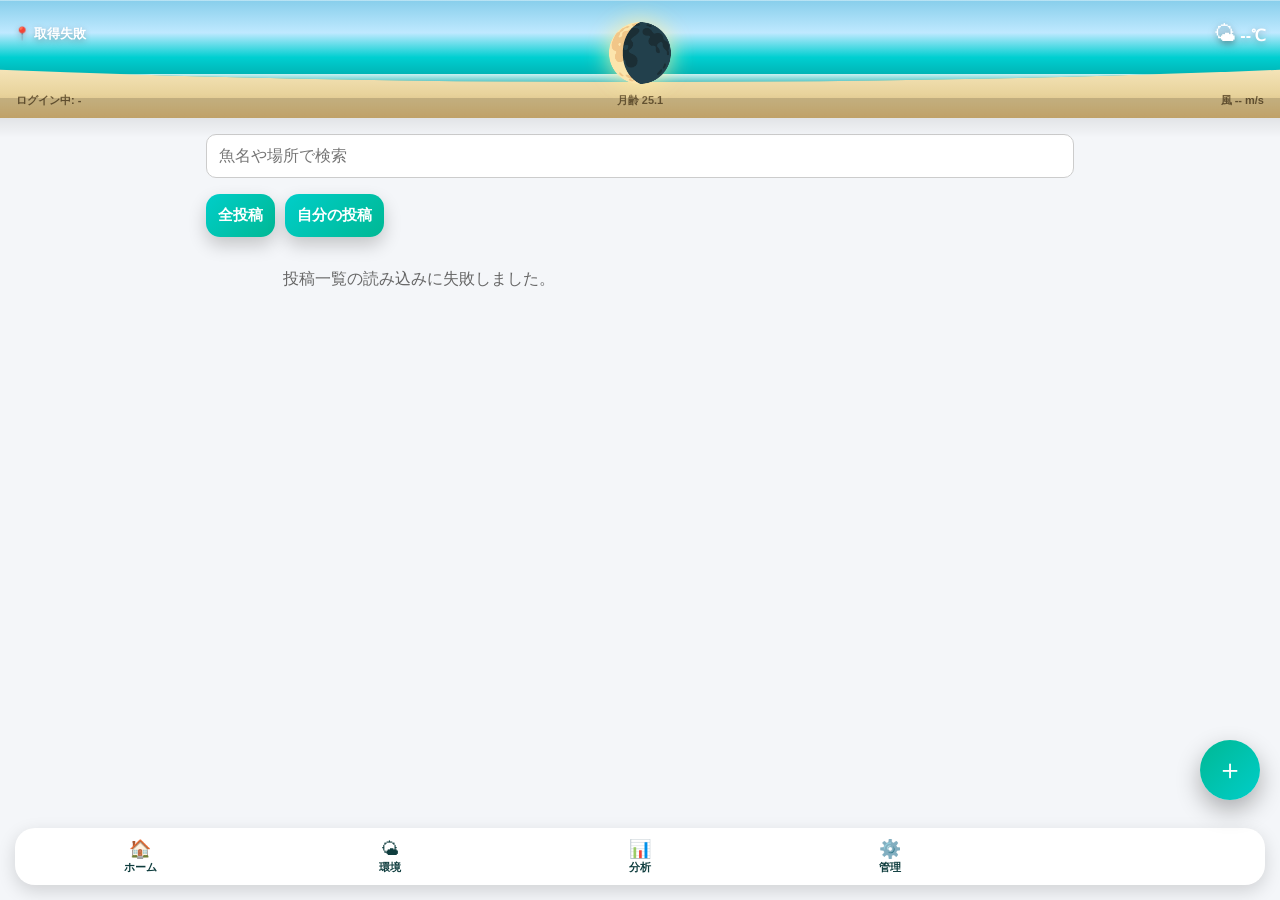
<file: web/index.html>
<!DOCTYPE html>
<html lang="ja">

<head>
  <meta charset="UTF-8" />
  <meta name="viewport" content="width=device-width, initial-scale=1.0" />
  <title>釣果一覧</title>
  <link rel="stylesheet" href="./css/style.css" />
  <link rel="manifest" href="./manifest.json" />
  <meta name="theme-color" content="#145c5e" />
  <link rel="apple-touch-icon" href="./icons/icon-192.png" />
</head>

<body class="app-page list-page">

  <main class="container">
    <div class="search-box">
      <input type="text" id="searchInput" placeholder="魚名や場所で検索" />
    </div>

    <div class="filter-box">
      <button id="showAllBtn">全投稿</button>
      <button id="showMineBtn">自分の投稿</button>
    </div>
    <div id="posts" class="posts-grid"></div>

    <div id="posts" class="posts-grid"></div>
  </main>


<a href="./post.html" class="fab">＋</a>

<script src="./js/config.js"></script>
<script src="./js/index.js"></script>
<script src="./js/bottomTab.js"></script>
<script src="./js/header.js"></script>

<script>
  renderGlobalHeader("🏠 ホーム");
  renderBottomTab("list");
</script>


</body>
</html>
</file>
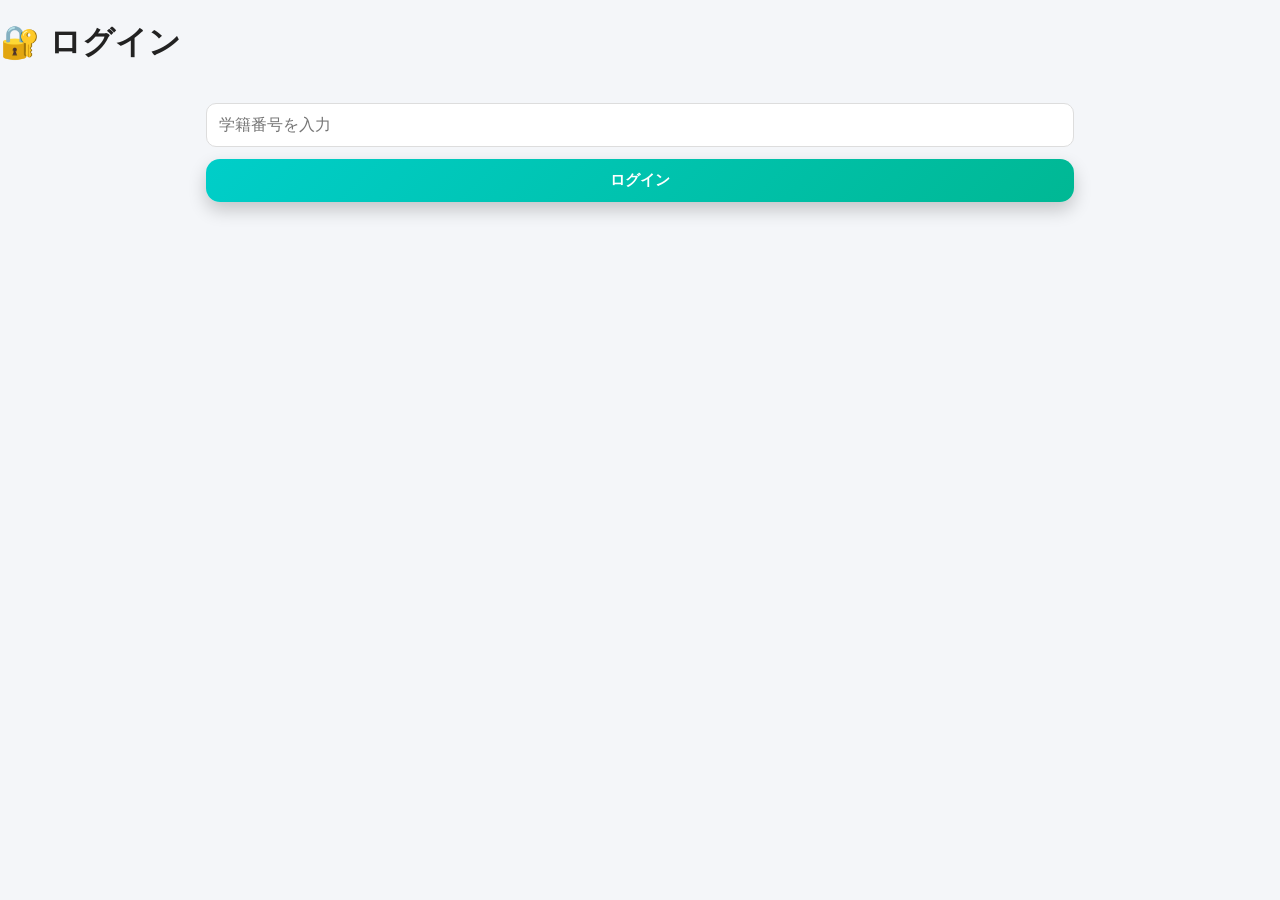
<file: web/admin.html>
<!DOCTYPE html>
<html lang="ja">
<head>
  <meta charset="UTF-8" />
  <meta name="viewport" content="width=device-width, initial-scale=1.0"/>
  <title>管理</title>
  <link rel="stylesheet" href="./css/style.css" />
</head>
<body class="app-page admin-page">

<!-- =======================
  下タブ
======================= -->
<script src="./js/bottomTab.js"></script>
<script>
  renderBottomTab("admin");
</script>
<!-- =======================
  JS
======================= -->

<script src="./js/config.js"></script>

<!-- =======================
  ヘッダー
======================= -->
<script src="./js/header.js"></script>
<script>
  renderGlobalHeader("⚙️ 管理");
</script>

<!-- =======================
  メイン
======================= -->
<main class="container">

  <div class="admin-card-list">

    <!-- ポイント管理 -->
    <a href="./points.html" class="admin-card-link">
      <div class="admin-card">
        <h2>📍 ポイント管理</h2>
        <p>釣りポイントの追加・編集</p>
      </div>
    </a>

    <!-- ユーザー管理 -->
    <a href="./users.html" class="admin-card-link" id="usersAdminLink">
      <div class="admin-card">
        <p class="user-admin-note">ユーザーの確認・管理</p>
        <p>管理者のみユーザー追加・管理できます</p>
      </div>
    </a>


    <div class="sns-row">

        <a href="https://instagram.com/akita_ufishing/" target="_blank" class="admin-card-link">
          <div class="admin-card sns-card instagram-card">
            <h2>
              <svg class="sns-icon" viewBox="0 0 24 24" aria-hidden="true">
                <path d="M7.75 2h8.5A5.75 5.75 0 0 1 22 7.75v8.5A5.75 5.75 0 0 1 16.25 22h-8.5A5.75 5.75 0 0 1 2 16.25v-8.5A5.75 5.75 0 0 1 7.75 2zm0 2A3.75 3.75 0 0 0 4 7.75v8.5A3.75 3.75 0 0 0 7.75 20h8.5A3.75 3.75 0 0 0 20 16.25v-8.5A3.75 3.75 0 0 0 16.25 4h-8.5zM12 7.5A4.5 4.5 0 1 1 7.5 12 4.5 4.5 0 0 1 12 7.5zm0 2A2.5 2.5 0 1 0 14.5 12 2.5 2.5 0 0 0 12 9.5zm4.75-3.15a1.1 1.1 0 1 1-1.1 1.1 1.1 1.1 0 0 1 1.1-1.1z"/>
              </svg>
              Instagram
            </h2>
            <p>公式Instagramを見る</p>
          </div>
        </a>

        <a href="https://x.com/akita_ufishing/" target="_blank" class="admin-card-link">
          <div class="admin-card sns-card x-card">
            <h2>
              <svg class="sns-icon" viewBox="0 0 24 24" aria-hidden="true">
                <path d="M18.244 2H21l-6.5 7.43L22 22h-6.828l-5.34-7.03L3.5 22H1l7.03-8.03L2 2h6.828l4.84 6.39L18.244 2zm-2.4 18h1.89L7.16 4H5.16l10.684 16z"/>
              </svg>
              X
            </h2>
            <p>公式Xを見る</p>
          </div>
        </a>

    </div>

    <!-- ログアウト -->
    <button type="button" id="logoutBtn" class="admin-card logout-card">
      <h2>🚪 ログアウト</h2>
      <p>現在のユーザーからログアウトします</p>
    </button>

  </div>

</main>


<script src="./js/admin.js"></script>

<script>
  if ("serviceWorker" in navigator) {
    navigator.serviceWorker.register("./service-worker.js");
  }
</script>

</body>
</html>
</file>
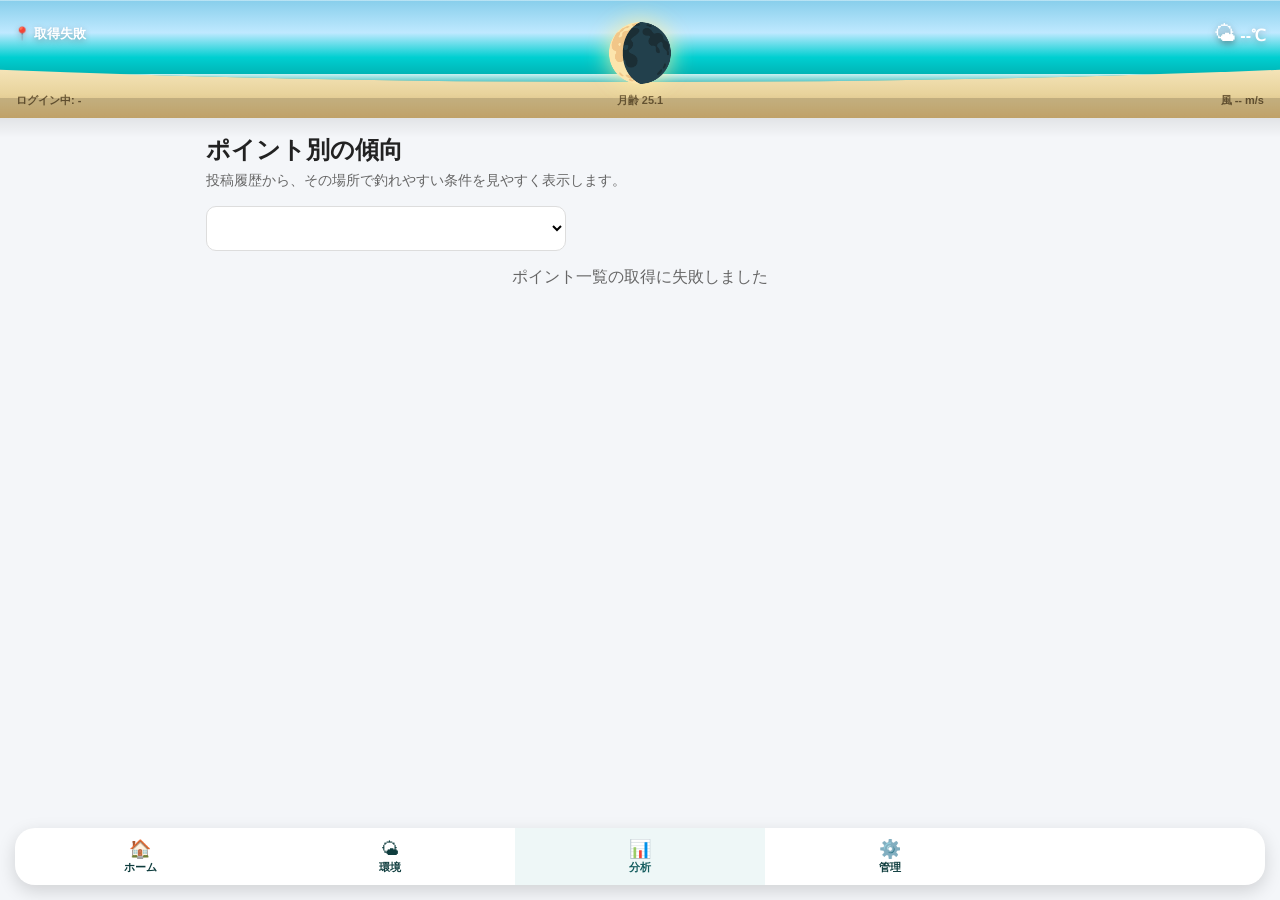
<file: web/analysis.html>
<!DOCTYPE html>
<html lang="ja">
<head>
  <script>
    // PWAモード（スタンドアロン）で起動している場合のみ実行
    if (("standalone" in window.navigator) && window.navigator.standalone) {
      document.addEventListener("click", function(event) {
        let element = event.target;
      
        // クリックされた要素が <a> タグかチェック（親要素も遡る）
        while (element && element.tagName !== "A") {
          element = element.parentNode;
        }

        if (element && element.tagName === "A" && element.href && !element.hasAttribute("target")) {
          event.preventDefault(); // Safariが開くのを阻止
          window.location = element.href; // アプリ内でURLを書き換える
        }
      }, false);
    }
  </script>
  
  <meta charset="UTF-8" />
  <meta name="viewport" content="width=device-width, initial-scale=1.0"/>
  <title>分析</title>
  <link rel="stylesheet" href="./css/style.css" />
  <link rel="manifest" href="./manifest.json" />
  <meta name="theme-color" content="#145c5e" />
  <link rel="apple-touch-icon" href="./icons/icon-192.png" />
  <meta name="apple-mobile-web-app-capable" content="yes">
  <meta name="mobile-web-app-capable" content="yes">

</head>
<body class="app-page analysis-page">

<main class="container">

  <div class="analysis-header">
    <h2>ポイント別の傾向</h2>
    <p>投稿履歴から、その場所で釣れやすい条件を見やすく表示します。</p>
  </div>

  <!-- ポイント選択 -->
  <div class="search-box">
    <select id="analysisPointSelect"></select>
  </div>

  <!-- 分析結果 -->
  <div id="analysisResult"></div>

</main>

<script src="./js/bottomTab.js"></script>
<script>
  renderBottomTab("analysis");
</script>

<script src="./js/config.js"></script>
<script src="./js/analysis.js"></script>

<script src="./js/header.js"></script>
<script>
  renderGlobalHeader("📊 分析");
</script>

<script>
  if ("serviceWorker" in navigator) {
    navigator.serviceWorker.register("./service-worker.js");
  }
</script>

</body>
</html>
</file>
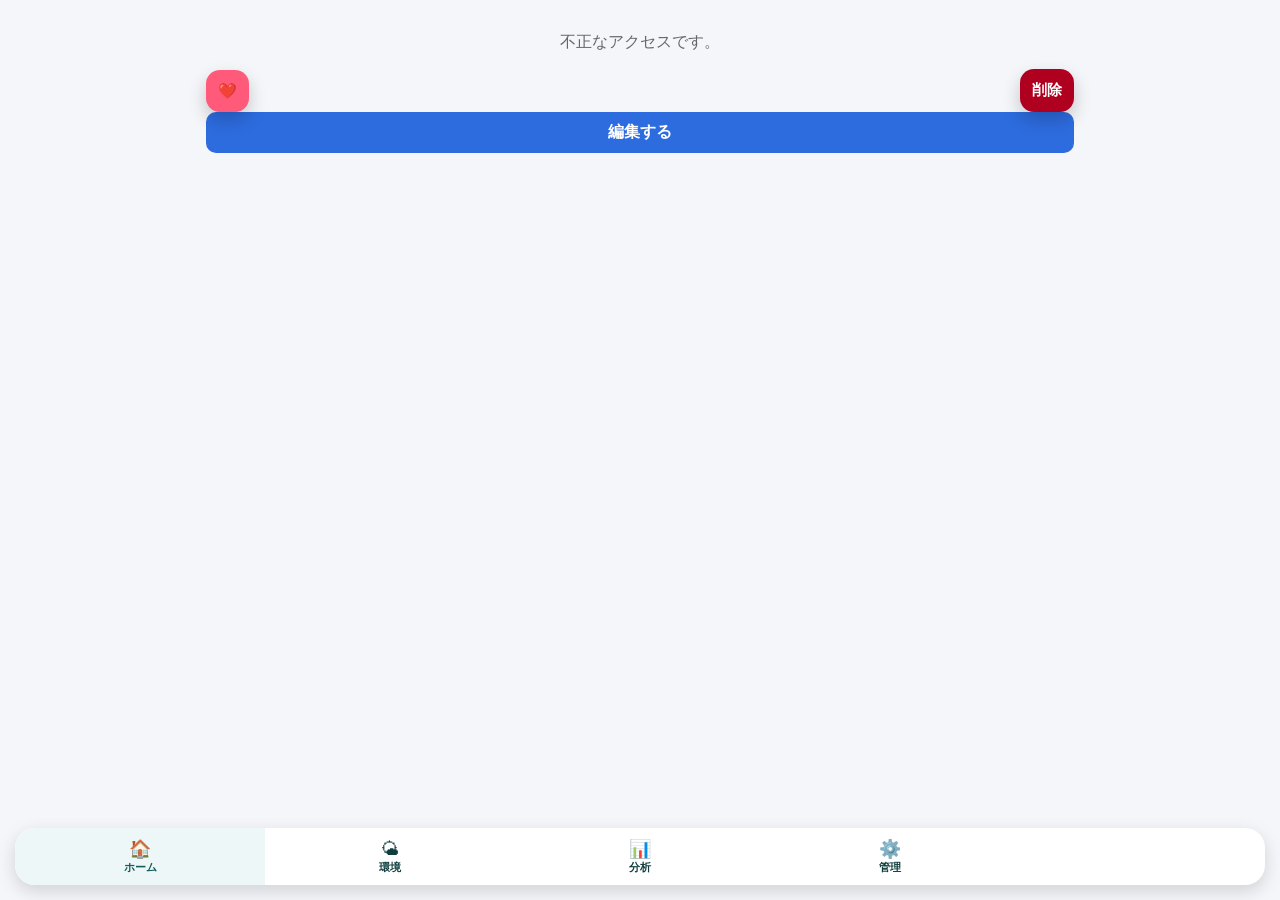
<file: web/detail.html>
<!DOCTYPE html>
<html lang="ja">
<head>
  <meta charset="UTF-8" />
  <meta name="viewport" content="width=device-width, initial-scale=1.0"/>
  <title>投稿詳細</title>
  <link rel="stylesheet" href="./css/style.css" />
  <link rel="manifest" href="./manifest.json" />
  <meta name="theme-color" content="#145c5e" />
  <link rel="apple-touch-icon" href="./icons/icon-192.png" />
</head>
<body>

<main class="container">
  <div id="detail"></div>

  <!-- 上：いいね＋削除 -->
  <div class="detail-actions">
    <div class="left-actions">
      <button id="likeBtn">❤️</button>
    </div>

    <button id="deleteBtn">削除</button>
  </div>

  <!-- 下：編集 -->
  <a id="editLink" href="#" class="edit-btn">編集する</a>
</main>

<script src="./js/bottomTab.js"></script>
<script>
  renderBottomTab("home");
</script>

<script src="./js/config.js"></script>
<script src="./js/detail.js"></script>

<script src="./js/topbar.js"></script>
<script>
  renderTopbar("📄 投稿詳細");
</script>

<script>
  if ("serviceWorker" in navigator) {
    navigator.serviceWorker.register("./service-worker.js");
  }
</script>

</body>
</html>
</file>
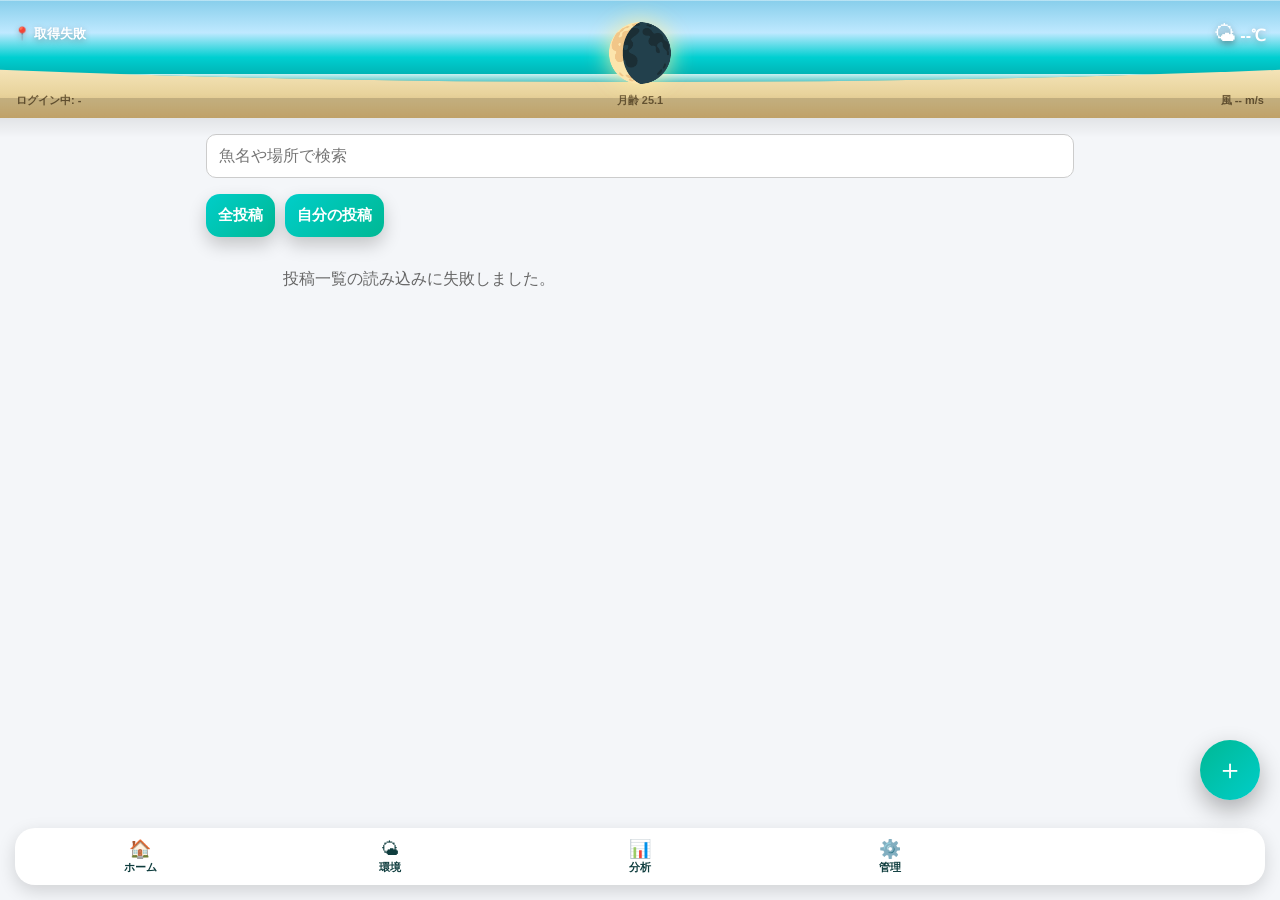
<file: web/edit.html>
<!DOCTYPE html>
<html lang="ja">
<head>
  <meta charset="UTF-8" />
  <meta name="viewport" content="width=device-width, initial-scale=1.0"/>
  <title>投稿編集</title>
  <link rel="stylesheet" href="./css/style.css" />
</head>
<body class="app-page edit-page">

<main class="container">
  <form id="editForm" class="post-form">
    <input type="text" id="fish" placeholder="魚の名前" required />
    <input type="number" id="size" placeholder="サイズ(cm)" required />
    <input type="text" id="place" placeholder="場所" required />
    <button type="submit">更新する</button>
  </form>
</main>

<script src="./js/bottomTab.js"></script>
<script>
  renderBottomTab("home");
</script>

<script src="./js/config.js"></script>
<script src="./js/edit.js"></script>

<script src="./js/header.js"></script>
<script>
  renderGlobalHeader("✏️ 投稿編集");
</script>

<script>
  if ("serviceWorker" in navigator) {
    navigator.serviceWorker.register("./service-worker.js");
  }
</script>

</body>
</html>
</file>
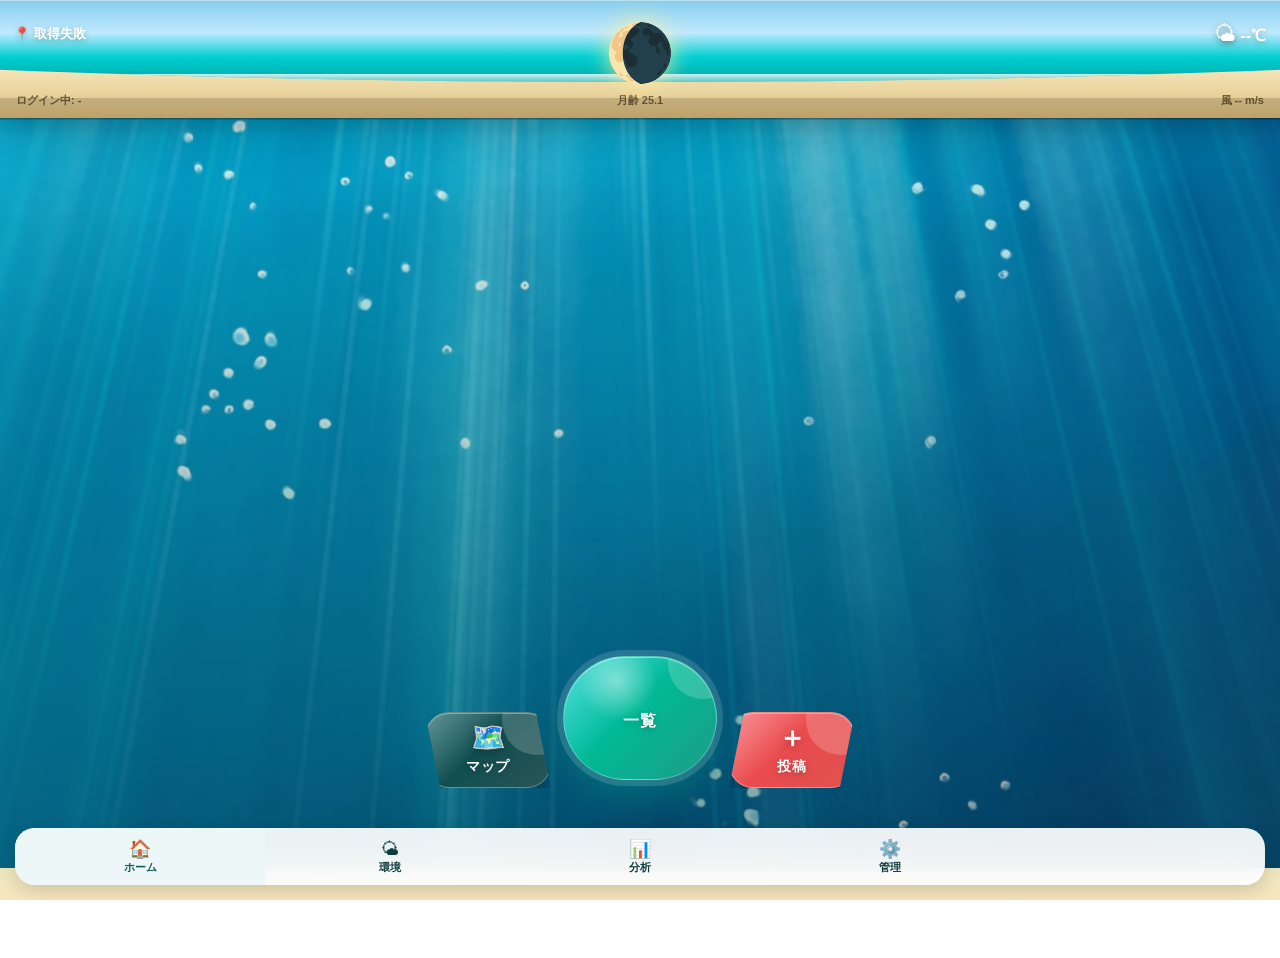
<file: web/home.html>
<!DOCTYPE html>
<html lang="ja">
<head>
  <meta charset="UTF-8" />
  <meta name="viewport" content="width=device-width, initial-scale=1.0, maximum-scale=1.0, user-scalable=no" />
  <title>ホーム</title>
  <link rel="stylesheet" href="./css/style.css" />
</head>

<body class="home-dashboard-page">

<main class="home-dashboard">

  
  <section class="home-action-zone">
    <a href="./map.html" class="home-action home-action-map">
      <span>🗺️</span>
      <strong>マップ</strong>
    </a>

    <a href="./index.html" class="home-action home-action-list">
      <span></span>
      <strong>一覧</strong>
    </a>

    <a href="./post.html" class="home-action home-action-post">
      <span>＋</span>
      <strong>投稿</strong>
    </a>
  </section>

</main>

<script src="./js/config.js"></script>
<script src="./js/bottomTab.js"></script>
<script src="./js/home.js"></script>


<script>
  renderBottomTab("home");
</script>

<script src="./js/header.js"></script>
<script>
  renderGlobalHeader("🌤 釣り環境");
</script>

<script>
  if ("serviceWorker" in navigator) {
    navigator.serviceWorker.register("./service-worker.js");
  }
</script>

</body>
</html>
</file>
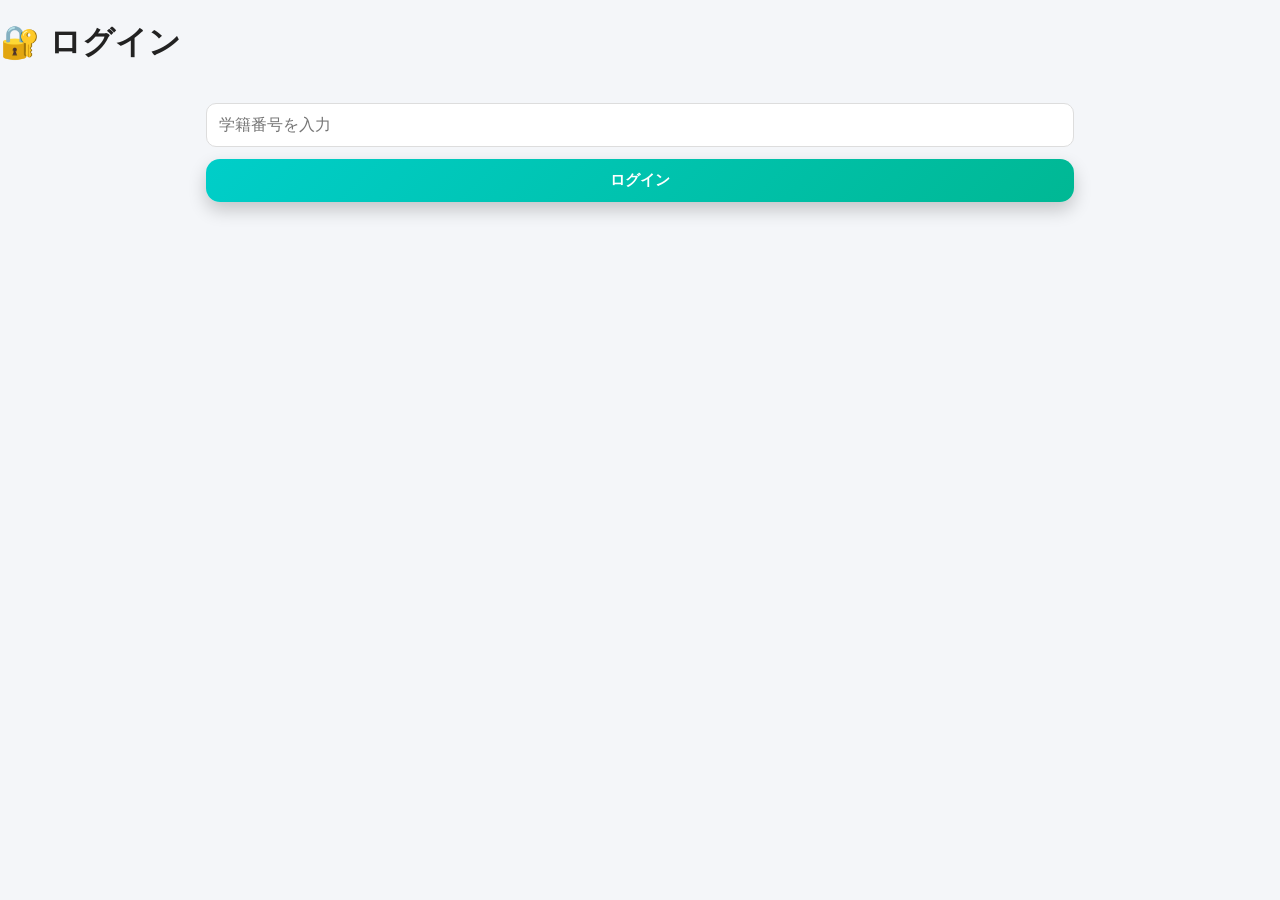
<file: web/login.html>
<!DOCTYPE html>
<html lang="ja">
<head>
  <meta charset="UTF-8" />
  <meta name="viewport" content="width=device-width, initial-scale=1.0"/>
  <title>ログイン</title>
  <link rel="stylesheet" href="./css/style.css" />
  <meta http-equiv="Cache-Control" content="no-cache, no-store, must-revalidate" />
  <meta http-equiv="Pragma" content="no-cache" />
  <meta http-equiv="Expires" content="0" />
</head>
<body>

<header class="topbar">
  <h1>🔐 ログイン</h1>
</header>

<main class="container">
  <form id="loginForm" class="post-form">
    <input type="text" id="studentId" placeholder="学籍番号を入力" required />
    <button type="submit">ログイン</button>
  </form>

  <p id="loginMessage" class="empty-message"></p>
</main>

<script src="./js/config.js"></script>
<script src="./js/login.js"></script>

<script>
  if ("serviceWorker" in navigator) {
    navigator.serviceWorker.register("./service-worker.js");
  }
</script>

</body>
</html>
</file>
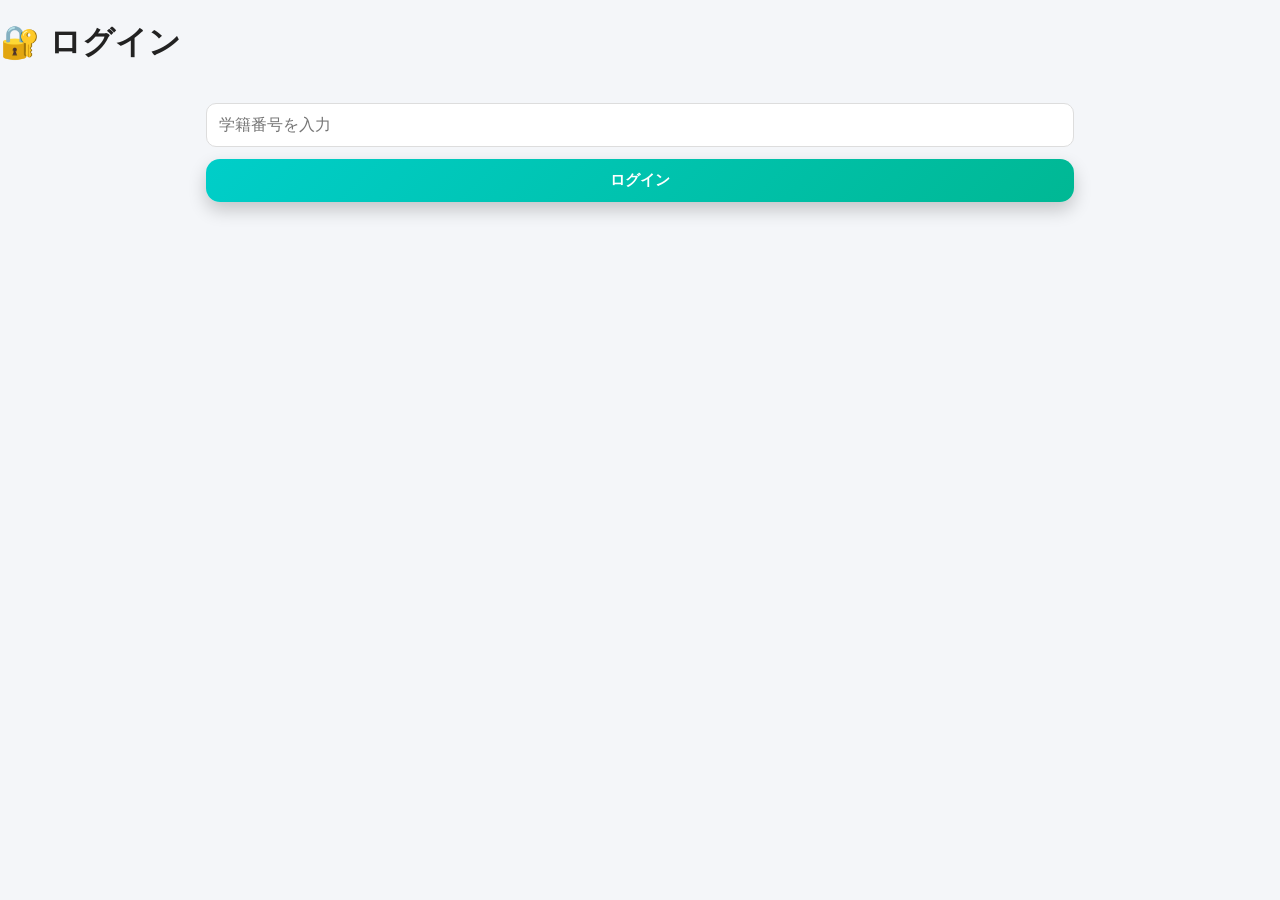
<file: web/post.html>
<!DOCTYPE html>
<html lang="ja">
<head>
  <meta charset="UTF-8" />
  <meta name="viewport" content="width=device-width, initial-scale=1.0" />
  <title>投稿</title>
  <link rel="stylesheet" href="./css/style.css" />
  <link rel="manifest" href="./manifest.json" />
  <meta name="theme-color" content="#145c5e" />
  <link rel="apple-touch-icon" href="./icons/icon-192.png" />
</head>

<body class="app-page post-page">
  
  <main class="container">
    <form id="postForm" class="post-form">
      <label>釣った日時</label>
      <input type="datetime-local" id="fishingDateTime" />
      <input type="text" id="fish" placeholder="魚の名前" required />
      <input type="number" id="size" placeholder="サイズ(cm)" required />
      
      <select id="pointSelect">
        <option value="">ポイントを選択</option>
      </select>

      <input type="text" id="place" placeholder="場所" required />
      <input type="hidden" id="lat" required />
      <input type="hidden" id="lon" required />
      <input type="file" id="image" accept="image/*" required />

      <button type="button" id="getLocation">📍 現在地取得</button>

      <p id="locationText">位置情報: 未取得</p>
      <p id="postMessage"></p>

      <button type="submit">投稿する</button>
    </form>
  </main>

<script src="./js/bottomTab.js"></script>
<script>
  renderBottomTab("home");
</script>

<script src="./js/config.js"></script>
<script src="./js/post.js"></script>

<script src="./js/header.js"></script>
<script>
  renderGlobalHeader("➕ 投稿<");
</script>

<script>
  if ("serviceWorker" in navigator) {
    navigator.serviceWorker.register("./service-worker.js");
  }
</script>

</body>
</html>
</file>
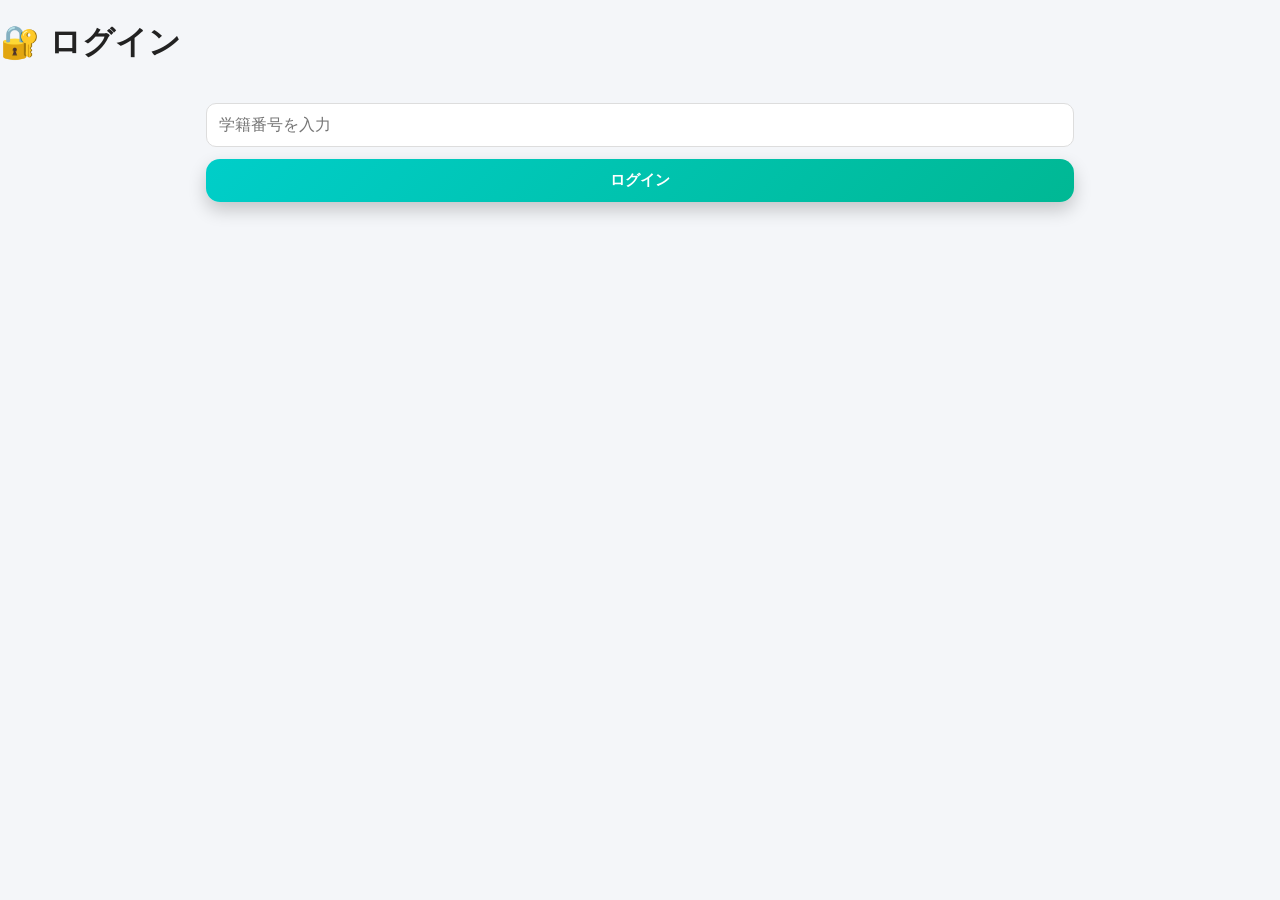
<file: web/users.html>
<!DOCTYPE html>
<html lang="ja">
<head>
  <meta charset="UTF-8" />
  <meta name="viewport" content="width=device-width, initial-scale=1.0"/>
  <title>ユーザー管理</title>
  <link rel="stylesheet" href="./css/style.css" />
</head>
<body class="scroll-page app-page users-page">

<main class="container">
  <h2>ユーザー追加</h2>
  <form id="userForm" class="post-form">
    <input type="text" id="studentId" placeholder="学籍番号" required />
    <input type="text" id="userName" placeholder="名前" required />
    <button type="submit">追加する</button>
  </form>

  <h2 style="margin-top: 24px;">一覧</h2>
  <div id="usersList"></div>
</main>

<script src="./js/bottomTab.js"></script>
<script>
  renderBottomTab("admin");
</script>

<script src="./js/config.js"></script>
<script src="./js/users.js"></script>

<script src="./js/header.js"></script>
<script>
  renderGlobalHeader("👤 ユーザー管理");
</script>

<script>
  if ("serviceWorker" in navigator) {
    navigator.serviceWorker.register("./service-worker.js");
  }
</script>

</body>
</html>
</file>
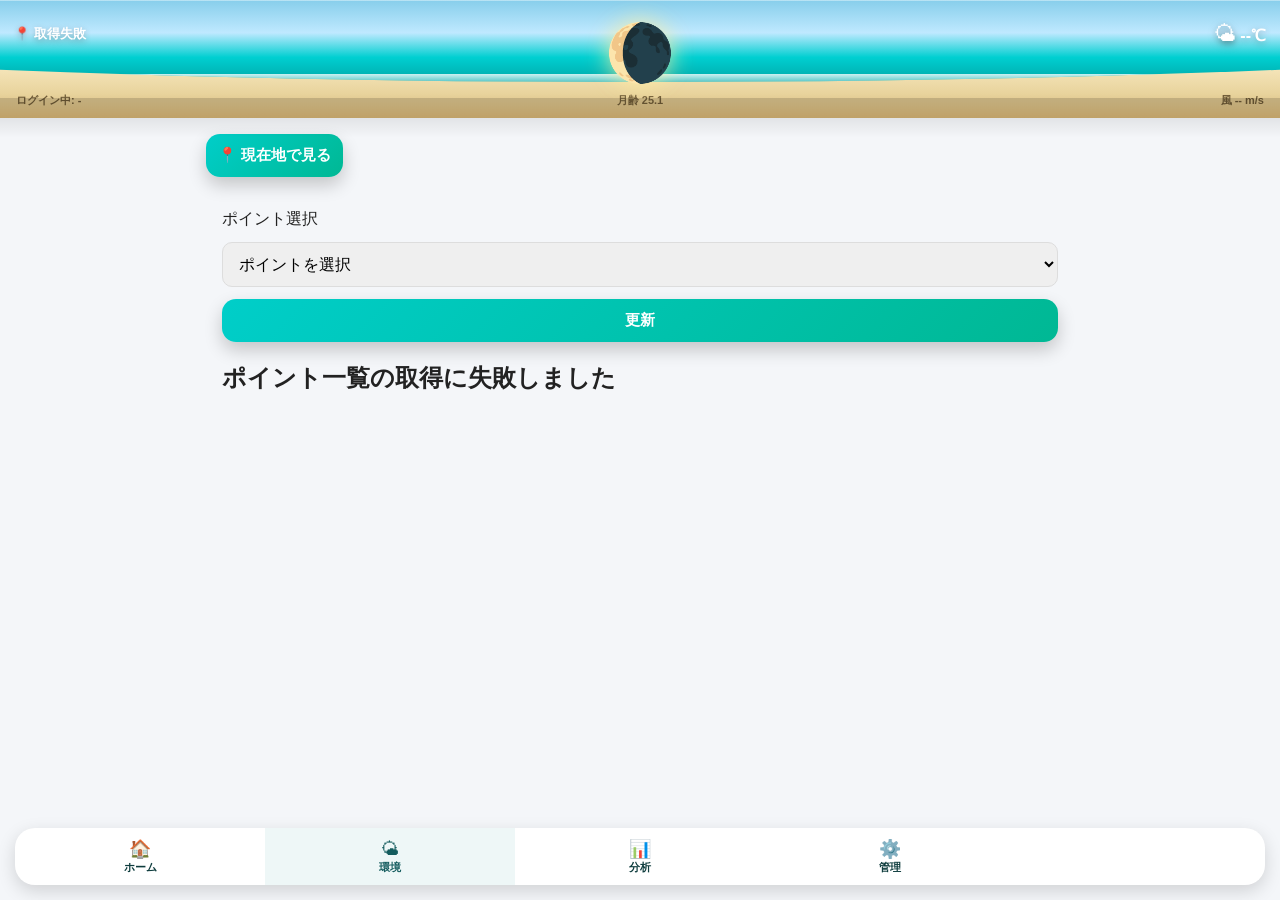
<file: web/weather.html>
<!DOCTYPE html>
<html lang="ja">
<head>
  <meta charset="UTF-8" />
  <meta name="viewport" content="width=device-width, initial-scale=1.0" />
  <title>釣り環境</title>
  <link rel="stylesheet" href="./css/style.css" />
  <link rel="manifest" href="./manifest.json" />
  <meta name="theme-color" content="#145c5e" />
  <link rel="apple-touch-icon" href="./icons/icon-192.png" />
</head>
<body class="app-page weather-page">

<main class="container">
  <div class="weather-top-actions">
    <button id="useCurrentLocationBtn" class="location-btn">📍 現在地で見る</button>
    <p id="locationStatus"></p>
  </div>

  <main class="container">
    <div class="post-form">
      <label for="weatherPointSelect">ポイント選択</label>
      <select id="weatherPointSelect">
        <option value="">ポイントを選択</option>
      </select>

      <button type="button" id="reloadWeatherBtn">更新</button>
    </div>

    <div style="margin-top: 20px;">
      <h2 id="areaName">ポイントを選択してください</h2>
      <p id="reportTime" class="post-meta"></p>
    </div>
    <div id="weatherBox" class="weather-scroll"></div>
    <p id="adviceText" style="display:none;"></p>

  </main>

<script src="./js/bottomTab.js"></script>
<script src="./js/config.js"></script>

<script src="./js/weather.js"></script>

<script src="./js/header.js"></script>
<script>
  renderGlobalHeader("🌤 釣り環境");
</script>

<script>
  renderBottomTab("weather");
</script>


<script>
  if ("serviceWorker" in navigator) {
    navigator.serviceWorker.register("./service-worker.js");
  }
</script>

</body>
</html>
</file>
<file: web/css/style.css>
/* ========================================
   0. リセット・基本
======================================== */

* {
  box-sizing: border-box;
  -webkit-touch-callout: none;
  -webkit-tap-highlight-color: transparent;
}

html,
body {
  margin: 0;
  min-height: 100%;
  overscroll-behavior: none;
}

body {
  font-family: -apple-system, BlinkMacSystemFont, "Segoe UI", sans-serif;
  background: #f4f6f9;
  color: #222;
  padding-bottom: 90px;
}

a {
  color: inherit;
  text-decoration: none;
}

button,
a {
  touch-action: manipulation;
}

input,
textarea,
select {
  font-size: 16px !important;
  -webkit-user-select: auto;
  user-select: auto;
}


/* ========================================
   1. 共通ヘッダー
======================================== */

.global-header {
  position: sticky;
  top: 0;
  z-index: 250;
  background: transparent;
  color: white;
  padding: 0;
  overflow: visible;
}

.header-top-layer {
  background: linear-gradient(135deg, #0f3d3e, #145c5e);
  padding: 6px 14px 12px;
  clip-path: ellipse(80% 90% at 50% 0%);
  box-shadow: 0 6px 16px rgba(0,0,0,0.2);
  position: relative;
  z-index: 2;
}

.header-title-layer {
  background: #1f7779;
  margin-top: -12px;
  padding: 14px 16px 8px;
  position: relative;
  z-index: 1;
}

.header-row {
  display: grid;
  grid-template-columns: 1fr auto 1fr;
  align-items: center;
  gap: 10px;
}

.header-col.left {
  text-align: left;
}

.header-col.center {
  position: relative;
  text-align: center;
  z-index: 50;
}

.header-col.right {
  text-align: right;
}

.header-title-layer p {
  margin: 0;
  font-size: 11px;
  opacity: 0.9;
}

#globalLocation {
  font-size: 13px;
  font-weight: 700;
}

#globalUser,
#globalMoonAge,
#globalWind {
  font-size: 11px;
  opacity: 0.85;
}

.global-moon-icon {
  font-size: 70px;
  line-height: 1;
  filter: drop-shadow(0 0 12px rgba(255,240,160,0.9));
}

#globalWeatherIcon {
  font-size: 22px;
}

#globalTemp {
  font-size: 16px;
  font-weight: 800;
}

.global-page-title {
  display: none;
}


/* ========================================
   2. 下タブバー
======================================== */

.bottom-tabbar {
  position: fixed;
  left: 15px;
  right: 15px;
  bottom: 15px;
  width: auto;
  z-index: 300;

  display: grid;
  grid-template-columns: repeat(5, 1fr);

  background: white;
  border-radius: 20px;
  box-shadow: 0 6px 18px rgba(0,0,0,0.15);
  overflow: hidden;
}

.bottom-tabbar a {
  display: flex;
  flex-direction: column;
  align-items: center;
  justify-content: center;

  padding: 10px 4px;
  font-size: 18px;
  color: #0f3d3e;
}

.bottom-tabbar a span {
  font-size: 11px;
  font-weight: 600;
}

.bottom-tabbar a.active {
  background: #eef7f7;
  color: #145c5e;
}


/* ========================================
   3. レイアウト
======================================== */

.container {
  max-width: 900px;
  margin: 0 auto;
  padding: 16px;
}

.scroll-page .container {
  height: calc(100vh - 190px);
  overflow-y: auto;
}


/* ========================================
   4. ボタン
======================================== */

button {
  background: rgba(0,0,0,0.5);
  color: white;
  border: none;
  border-radius: 12px;
  padding: 12px;
  font-weight: 600;
  font-size: 15px;
  cursor: pointer;
  transition: 0.2s;
}

button:hover {
  background: #1f4fcc;
}

button:active {
  transform: scale(0.97);
}

.btn-row {
  display: flex;
  gap: 10px;
  margin-top: 10px;
}

.btn-secondary {
  flex: 1;
  padding: 10px;
  font-size: 14px;
  background: #e3f2fd;
  color: #1565c0;
  border: 1px solid #90caf9;
  border-radius: 10px;
}

.btn-secondary:disabled {
  opacity: 0.6;
  cursor: not-allowed;
}

.btn-secondary:active {
  background: #bbdefb;
  transform: scale(0.97);
}

.btn-primary {
  flex: 2;
  padding: 12px;
  font-size: 16px;
  font-weight: bold;
  background: #e53935;
  color: white;
  border: none;
  border-radius: 10px;
  box-shadow: 0 4px 10px rgba(0,0,0,0.2);
}

.btn-primary:active {
  transform: scale(0.97);
}


/* ========================================
   5. フォーム・検索
======================================== */

.post-form {
  display: flex;
  flex-direction: column;
  gap: 12px;
}

.post-form input,
.post-form select {
  width: 100%;
  padding: 12px;
  border-radius: 10px;
  border: 1px solid #ddd;
}

.post-form input:focus,
.post-form select:focus {
  outline: none;
  border-color: #2b6cff;
}

.search-box {
  margin-bottom: 16px;
}

.search-box input,
.search-box select {
  width: 100%;
  padding: 12px;
  border-radius: 10px;
  border: 1px solid #ccc;
}

.filter-box,
.select-row {
  display: flex;
  gap: 10px;
  margin-bottom: 16px;
}

#forecastCode {
  flex: 1.2;
}

#amedasCode {
  flex: 1;
}

.select-row select {
  width: 100%;
  padding: 10px;
}


/* ========================================
   6. 投稿カード
======================================== */

.posts-grid {
  display: grid;
  grid-template-columns: 1fr 1fr;
  gap: 18px;
}

.post-card {
  background: white;
  border-radius: 18px;
  overflow: hidden;
  box-shadow: 0 6px 18px rgba(0,0,0,0.08);
  transition: 0.2s;
}

.post-card:hover {
  transform: translateY(-3px);
  box-shadow: 0 10px 24px rgba(0,0,0,0.12);
}

.post-card img {
  width: 100%;
  height: 180px;
  object-fit: cover;
}

.post-content {
  padding: 16px;
}

.post-title {
  font-size: 20px;
  font-weight: 700;
  margin-bottom: 6px;
}

.post-meta {
  font-size: 13px;
  color: #666;
  margin-top: 4px;
}

.card-link,
.card-link:hover,
.card-link * {
  text-decoration: none;
  color: inherit;
}


/* ========================================
   7. 詳細ページ
======================================== */

.detail-actions {
  display: flex;
  justify-content: space-between;
  align-items: center;
  margin-top: 0;
}

.left-actions {
  display: flex;
  align-items: center;
  gap: 8px;
}

#likeBtn {
  background: #ff5a7a;
}

#likeBtn:disabled {
  background: #aaa;
}

#deleteBtn {
  background: #b00020;
}

.edit-btn,
#editLink {
  display: block;
  margin-top: 0;
  text-align: center;
  padding: 10px;
  border-radius: 10px;
  background: #2d6cdf;
  color: white;
  text-decoration: none;
  font-weight: 600;
}


/* ========================================
   8. 地図
======================================== */

#map {
  position: fixed;
  top: 118px;
  bottom: 88px;
  left: 0;
  right: 0;

  width: auto;
  height: auto;
  min-height: 0;

  border-radius: 0;
  box-shadow: none;
  overflow: hidden;
}

#pointMap {
  width: 100%;
  height: 290px;
  border-radius: 16px;
  overflow: hidden;
}


/* ========================================
   9. 天気・分析 横スクロール
======================================== */

.weather-scroll,
.analysis-scroll,
#weatherBox {
  display: flex;
  overflow-x: auto;
  overflow-y: hidden;
  gap: 12px;
  padding: 12px 0;
  scroll-snap-type: x mandatory;
  -webkit-overflow-scrolling: touch;
}

.weather-scroll .post-card,
.analysis-scroll .post-card,
#weatherBox .post-card {
  min-width: 85%;
  flex-shrink: 0;
  scroll-snap-align: start;
}

.weather-scroll::-webkit-scrollbar,
.analysis-scroll::-webkit-scrollbar,
#weatherBox::-webkit-scrollbar {
  display: none;
}

#weatherBox .post-card p {
  font-size: 16px;
  font-weight: 600;
}

.fishing-star {
  font-size: 22px;
  font-weight: bold;
  letter-spacing: 2px;
  margin: 6px 0;
}

.star-best {
  color: #00c853;
}

.star-good {
  color: #2196f3;
}

.star-normal {
  color: #f5b301;
}

.star-bad {
  color: #e53935;
}

.fishing-score {
  font-size: 13px;
  color: #666;
  margin: 4px 0 8px;
}


/* ========================================
   10. 分析ページ
======================================== */

.analysis-header {
  margin-bottom: 16px;
}

.analysis-header h2 {
  margin: 0 0 6px;
  font-size: 24px;
}

.analysis-header p {
  margin: 0;
  color: #666;
  font-size: 14px;
}

#analysisPointSelect {
  width: 100%;
  max-width: 360px;
  padding: 12px;
  border-radius: 10px;
  border: 1px solid #ddd;
  background: white;
}

#analysisResult {
  display: block;
}

.rank1 {
  color: #e6b800;
  font-weight: 700;
  font-size: 17px;
}


/* ========================================
   11. 管理ページ
======================================== */

.admin-card-list {
  display: flex;
  flex-direction: column;
  gap: 14px;
}

.admin-card-link {
  color: inherit;
}

.admin-card {
  background: white;
  border-radius: 16px;
  padding: 18px;
  box-shadow: 0 6px 16px rgba(0,0,0,0.08);
  transition: 0.2s;
}

.admin-card:hover {
  transform: translateY(-2px);
  box-shadow: 0 10px 22px rgba(0,0,0,0.12);
}

.admin-card h2 {
  margin: 0 0 6px;
  font-size: 18px;
}

.admin-card p {
  margin: 0;
  color: #666;
  font-size: 14px;
}


/* ========================================
   12. FAB 投稿ボタン
======================================== */

.fab {
  position: fixed;
  right: 20px;
  bottom: 100px;
  z-index: 350;

  width: 60px;
  height: 60px;
  border-radius: 50%;

  display: flex;
  align-items: center;
  justify-content: center;

  background: linear-gradient(135deg, #00b894, #00cec9);
  color: white;
  font-size: 28px;
  box-shadow: 0 10px 24px rgba(0,0,0,0.3);
}

.fab:active {
  transform: scale(0.95);
}


/* ========================================
   13. ホーム専用
======================================== */

.home-dashboard-page {
  overflow: hidden;
  padding-top: 0;
  background: linear-gradient(
    180deg,
    #bfe9ff 0%,   /* 上：空 */
    #87d8e8 40%,
    #87d8e8 60%,  /* 中：つなぎ */
    #f7e7bd 100%  /* 下：砂 */
  ) !important;
}

.home-dashboard {
  
  position: relative;
  height: calc(100vh - 165px);
  z-index: 1;

  background:
    linear-gradient(rgba(0,0,0,0.08), rgba(0,0,0,0.35)),
    url("./images/bg.jpg");

  background-size: cover;
  background-position: center;
}

.home-dashboard-page .global-header {
  position: relative;
  z-index: 500;
  overflow: visible;
  filter: drop-shadow(0 10px 22px rgba(0,0,0,0.22));
}

.home-dashboard-page .bottom-tabbar {
  background: rgba(255,255,255,0.92);
  backdrop-filter: blur(14px);
}

.home-dashboard-page .home-action-zone,
.home-dashboard-page .home-actions {
  bottom: 112px;
}

.home-top-panel {
  display: flex;
  justify-content: space-between;
  align-items: flex-start;
}

.home-left-info,
.home-weather-box {
  background: rgba(255,255,255,0.85);
  backdrop-filter: blur(10px);
  border-radius: 20px;
  padding: 14px 16px;
  box-shadow: 0 8px 22px rgba(0,0,0,0.08);
}

.home-location-name {
  margin: 0;
  font-size: 18px;
  font-weight: 800;
  color: #0f3d3e;
}

.home-user-name {
  margin: 6px 0 0;
  font-size: 13px;
  color: #666;
}

.home-weather-box {
  text-align: right;
  min-width: 120px;
}

.home-weather-main {
  display: flex;
  justify-content: flex-end;
  align-items: center;
  gap: 8px;
}

.home-weather-icon {
  font-size: 30px;
}

.home-temp {
  font-size: 24px;
  font-weight: 800;
  color: #0f3d3e;
}

.home-wind {
  margin: 4px 0 0;
  font-size: 13px;
  color: #666;
}

.home-moon-panel {
  position: absolute;
  top: 4px;
  left: 50%;
  transform: translateX(-50%);
  text-align: center;
}

.moon-stage {
  width: 100px;
  height: 100px;
  border-radius: 50%;
  background: radial-gradient(circle, #fff7bf 0%, #e5c85c 45%, #12343b 100%);
  display: flex;
  align-items: center;
  justify-content: center;
  box-shadow:
    0 0 35px rgba(255,224,102,0.6),
    0 16px 35px rgba(0,0,0,0.22);
}

.moon-glow {
  font-size: 54px;
  filter: drop-shadow(0 0 12px rgba(255,240,160,0.8));
}

.moon-label {
  margin-top: 8px;
  font-size: 13px;
  font-weight: 700;
  color: #0f3d3e;
}

.home-action-zone,
.home-actions {
  position: fixed;
  left: 50%;
  bottom: 105px;
  transform: translateX(-50%);
  z-index: 320;

  display: grid;
  grid-template-columns: 1fr 1.22fr 1fr;
  align-items: end;
  gap: 12px;

  width: calc(100% - 32px);
  max-width: 430px;
}

.home-action,
.home-btn {
  position: relative;
  overflow: hidden;
  border: 1px solid rgba(255,255,255,0.35);
  color: #fff;
  font-weight: 900;

  display: flex;
  flex-direction: column;
  align-items: center;
  justify-content: center;
  gap: 6px;

  box-shadow:
    0 14px 28px rgba(0,0,0,0.28),
    inset 0 1px 0 rgba(255,255,255,0.35);

  backdrop-filter: blur(14px);
  transition: transform 0.18s ease, box-shadow 0.18s ease;
}

.home-action::before,
.home-btn::before {
  content: "";
  position: absolute;
  inset: 0;
  background: linear-gradient(
    135deg,
    rgba(255,255,255,0.35),
    transparent 45%,
    rgba(255,255,255,0.12)
  );
  pointer-events: none;
}

.home-action::after,
.home-btn::after {
  content: "";
  position: absolute;
  width: 70px;
  height: 70px;
  border-radius: 50%;
  background: rgba(255,255,255,0.18);
  top: -28px;
  right: -22px;
  pointer-events: none;
}

.home-action:active,
.home-btn:active {
  transform: scale(0.94) translateY(2px);
  box-shadow:
    0 8px 18px rgba(0,0,0,0.22),
    inset 0 1px 0 rgba(255,255,255,0.25);
}

.home-action span,
.home-btn span {
  position: relative;
  z-index: 1;
  font-size: 28px;
  line-height: 1;
  filter: drop-shadow(0 3px 5px rgba(0,0,0,0.25));
}

.home-action strong,
.home-btn strong {
  position: relative;
  z-index: 1;
  font-size: 14px;
  letter-spacing: 0.04em;
  text-shadow: 0 2px 6px rgba(0,0,0,0.25);
}

/* 左：マップ */
.home-action-map,
.home-btn.map {
  height: 76px;
  border-radius: 24px;
  background:
    linear-gradient(135deg, rgba(20,92,94,0.96), rgba(15,61,62,0.96));
  clip-path: polygon(0 0, 88% 0, 100% 100%, 12% 100%);
}

/* 中央：一覧 */
.home-action-list,
.home-btn.list {
  height: 124px;
  border-radius: 999px;
  background:
    radial-gradient(circle at 35% 20%, rgba(255,255,255,0.42), transparent 28%),
    linear-gradient(135deg, #00cec9, #00b894 48%, #008f7a);
  box-shadow:
    0 0 0 6px rgba(255,255,255,0.14),
    0 18px 34px rgba(0,206,201,0.35),
    0 18px 34px rgba(0,0,0,0.28),
    inset 0 1px 0 rgba(255,255,255,0.45);
  transform: translateY(-8px);
}

.home-action-list:active,
.home-btn.list:active {
  transform: translateY(-5px) scale(0.94);
}

.home-action-list span,
.home-btn.list span {
  font-size: 40px;
}

.home-action-list strong,
.home-btn.list strong {
  font-size: 16px;
}

/* 右：投稿 */
.home-action-post,
.home-btn.post {
  height: 76px;
  border-radius: 24px;
  background:
    linear-gradient(135deg, rgba(255,90,95,0.96), rgba(229,57,53,0.96));
  clip-path: polygon(12% 0, 100% 0, 88% 100%, 0 100%);
}


/* ========================================
   14. メッセージ
======================================== */

#postMessage.success {
  color: #1a7f37;
}

#postMessage.error {
  color: #b00020;
}

.empty-message {
  color: #666;
  text-align: center;
}


/* ========================================
   15. スマホ対応
======================================== */

@media (max-width: 768px) {
  .container {
    padding: 12px;
  }

  .scroll-page .container {
    height: calc(100vh - 185px);
  }

  .posts-grid {
    display: flex;
    overflow-x: auto;
    overflow-y: hidden;
    gap: 14px;
    padding-left: 16px;
    padding-bottom: 10px;
    scroll-snap-type: x mandatory;
    -webkit-overflow-scrolling: touch;
  }

  .posts-grid .post-card {
    min-width: 300px;
    flex-shrink: 0;
    scroll-snap-align: start;
  }

  .posts-grid::-webkit-scrollbar {
    display: none;
  }

  .post-content {
    padding: 12px;
  }

  .post-title {
    font-size: 18px;
  }

  .bottom-tabbar a {
    font-size: 17px;
  }

  .bottom-tabbar a span {
    font-size: 10px;
  }

  .home-left-info,
  .home-weather-box {
    padding: 12px;
    border-radius: 18px;
  }

  .home-location-name {
    font-size: 16px;
  }

  .home-temp {
    font-size: 22px;
  }
}


button {
  background: linear-gradient(135deg, #00cec9, #00b894);
  color: white;
  font-weight: 700;
  border-radius: 14px;
  box-shadow: 0 8px 18px rgba(0,0,0,0.2);
}

button:hover {
  background: linear-gradient(135deg, #00b894, #00cec9);
}

.header-top-layer {
  background: linear-gradient(
    180deg,
    #00d4d8 0%,
    #00a8a8 55%,
    #00777a 100%
  );

  padding: 10px 14px 22px;
  clip-path: ellipse(95% 100% at 50% 0%);
  box-shadow:
    0 8px 20px rgba(0,0,0,0.2),
    inset 0 1px 0 rgba(255,255,255,0.35);

  position: relative;
  z-index: 2;
}

.header-title-layer {
  background: linear-gradient(
    180deg,
    #f7e7bd 0%,
    #e8d39c 55%,
    #cfae70 100%
  );

  margin-top: -18px;
  padding: 28px 16px 10px;

  border-top: 1px solid rgba(255,255,255,0.35);
  position: relative;
  z-index: 1;
}


.floating-moon {
  position: absolute;
  left: 50%;
  top: 25px; /* ←ここで上下調整 */

  transform: translateX(-50%);
  z-index: 999;

  font-size: 56px;
  line-height: 1;

  filter: drop-shadow(0 0 12px rgba(255,240,160,0.9));
  pointer-events: none;
}

html,
body {
  overflow-x: hidden;
  width: 100%;
}

/* ========================================
   16. ヘッダー：海 × 砂浜
======================================== */

/* 余計な光レイヤーはいったん無効化 */
.global-header::after {
  content: none;
}

.header-top-layer {
  background: linear-gradient(
    180deg,
    #87ceeb 0%,   /* 空 */
    #bfe9ff 40%,  /* 明るい空 */
    #00cfd1 70%,  /* 海に近づく */
    #00a8a8 100%  /* 海 */
  );

  padding: 12px 14px 26px;
  clip-path: ellipse(95% 100% at 50% 0%);

  box-shadow:
    0 8px 20px rgba(0,0,0,0.2),
    inset 0 1px 0 rgba(255,255,255,0.4);

  position: relative;
  z-index: 2;
}

.header-title-layer {
  background: linear-gradient(
    180deg,
    #f7e7bd 0%,
    #e8d39c 55%,
    #cfae70 100%
  );

  margin-top: -18px;
  padding: 28px 16px 10px;

  border-top: 1px solid rgba(255,255,255,0.35);

  position: relative;
  z-index: 1;
}

.header-title-layer p {
  color: #5a4727;
  font-weight: 700;
}

#globalLocation,
#globalWeatherIcon,
#globalTemp {
  color: white;
  text-shadow: 0 2px 6px rgba(0,0,0,0.25);
}

.header-top-layer::after {
  content: "";
  position: absolute;
  bottom: -6px;
  left: 0;
  width: 100%;
  height: 14px;

  background: linear-gradient(
    to bottom,
    rgba(255,255,255,0.8),
    rgba(255,255,255,0.4),
    transparent
  );

  pointer-events: none;
}

#globalWeatherIcon {
  filter: drop-shadow(0 2px 4px rgba(0,0,0,0.2));
}

.global-header::after {
  content: "";
  position: absolute;
  left: 0;
  bottom: -20px;
  width: 100%;
  height: 40px;

  background: linear-gradient(
    to bottom,
    rgba(0,0,0,0.15),
    transparent
  );

  pointer-events: none;
  z-index: 10;
}

.home-dashboard {
  background-position: center calc(60% + 1.5px);
}


/* ホームは固定 */
.home-dashboard-page .home-dashboard {
  height: calc(100vh - 150px);
  overflow: hidden;
}

.point-list-btn {
  flex: 1.4;
  display: flex;
  align-items: center;
  justify-content: center;

  padding: 12px;
  border-radius: 14px;

  background: linear-gradient(135deg, #00cec9, #00b894);
  color: white;
  font-weight: 800;
  text-align: left;
  box-shadow: 0 8px 18px rgba(0,0,0,0.2);
}

#pointListMap {
  width: 100%;
  height: 320px;
  border-radius: 20px;
  overflow: hidden;
  box-shadow: 0 10px 28px rgba(0,0,0,0.2);
}

.point-list-area {
  margin-top: 12px;
}

.point-list-area h2 {
  margin: 0 0 12px;
  color: white;
  font-size: 18px;
  text-shadow: 0 2px 6px rgba(0,0,0,0.25);
}

.point-list-card {
  display: flex;
  justify-content: space-between;
  align-items: center;
  gap: 12px;

  margin-bottom: 10px;
  padding: 14px;

  background: rgba(255,255,255,0.9);
  backdrop-filter: blur(12px);
  border-radius: 18px;
  box-shadow: 0 8px 20px rgba(0,0,0,0.14);
}

.point-list-card p {
  margin: 4px 0 0;
  font-size: 13px;
  color: #666;
}

.point-list-card button {
  flex-shrink: 0;
  background: linear-gradient(135deg, #ff5a5f, #e53935);
  padding: 8px 12px;
  font-size: 13px;
}

.delete-point-btn {
  width: 100%;
  margin-top: 10px;
  background: linear-gradient(135deg, #ff5a5f, #e53935);
}

.delete-point-btn:disabled {
  opacity: 0.45;
}

.point-list-container {
  display: flex;
  flex-direction: column;
  gap: 16px;
}

.point-list-hero {
  padding: 18px;
}

.point-list-hero h2 {
  margin: 0 0 6px;
  font-size: 22px;
  font-weight: 900;
  color: #0f3d3e;
}

.point-list-hero p {
  margin: 0 0 14px;
  font-size: 13px;
  color: #557;
  line-height: 1.5;
}

#pointSelectForMap {
  width: 100%;
  padding: 14px 16px;
  border: none;
  border-radius: 18px;

  background: rgba(255,255,255,0.96);
  color: #0f3d3e;
  font-weight: 800;
  font-size: 16px;

  box-shadow:
    inset 0 0 0 1px rgba(15,61,62,0.12),
    0 8px 18px rgba(0,0,0,0.08);
}

.delete-point-btn {
  width: 100%;
  margin-top: 12px;
  padding: 13px;
  border-radius: 18px;

  background: linear-gradient(135deg, #ff5a5f, #e53935);
  color: white;
  font-weight: 900;

  box-shadow: 0 10px 22px rgba(229,57,53,0.28);
}

.delete-point-btn:disabled {
  opacity: 0.45;
  filter: grayscale(0.4);
}

#pointListMap {
  margin-top: 0;
  width: 100%;
  height: 360px;
  border-radius: 26px;
  overflow: hidden;

  border: 1px solid rgba(255,255,255,0.45);

  box-shadow:
    0 16px 34px rgba(0,0,0,0.22),
    inset 0 1px 0 rgba(255,255,255,0.5);
}

.back-row {
  position: sticky;
  top: 70px;
  z-index: 50;
}
.back-btn {
  padding: 10px 14px;
  border-radius: 12px;

  background: rgba(255,255,255,0.6);
  backdrop-filter: blur(6px);

  box-shadow: 0 6px 14px rgba(0,0,0,0.1);
}

.point-list-header {
  display: flex;
  align-items: center;
  gap: 10px;

  margin-bottom: 10px;
}

.point-list-header h2 {
  margin: 0;
  font-size: 20px;
  font-weight: 900;
  color: #0f3d3e;
}

.back-btn {
  font-size: 22px;
  line-height: 1;
  display: flex;
  align-items: center;
  justify-content: center;

  width: 36px;
  height: 36px;

  border-radius: 10px;
  text-decoration: none;

  background: rgba(255,255,255,0.7);
  backdrop-filter: blur(6px);

  font-weight: 900;
  color: #0f3d3e;

  box-shadow: 0 6px 14px rgba(0,0,0,0.1);
}


.point-list-hero {
  padding-bottom: 0px;
}

.point-list-page .container {
  padding-top: 0;
}

.logout-card {
  width: 100%;
  text-align: left;
  border: none;
  cursor: pointer;
}

.logout-card h2,
.logout-card p {
  margin-left: 0;
}

.logout-card {
  background: linear-gradient(135deg, #ff5a5f, #e53935);
  color: white;
}

.logout-card p {
  color: rgba(255,255,255,0.85);
}

#map,
#pointMap,
#pointListMap,
.leaflet-container {
  touch-action: auto !important;
  pointer-events: auto !important;
}

.leaflet-container {
  -ms-touch-action: auto;
  touch-action: auto !important;
}

html,
body {
  width: 100%;
  max-width: 100%;
  overflow-x: hidden;
  overscroll-behavior-x: none;
}

body {
  position: relative;
}

/* 地図ページは画面固定 */
.map-page .container,
.points-page .container,
.point-list-page .container {
  height: auto;
  overflow: visible;
}

/* Leaflet操作を優先 */
#map,
#pointMap,
#pointListMap,
.leaflet-container,
.leaflet-pane,
.leaflet-tile,
.leaflet-marker-icon,
.leaflet-control {
  touch-action: auto !important;
  pointer-events: auto !important;
}

input[type="datetime-local"] {
  width: 100%;
  max-width: 343px;
}

.sns-card h2 {
  display: flex;
  align-items: center;
  gap: 10px;
}

.sns-icon {
  width: 24px;
  height: 24px;
  fill: currentColor;
  flex-shrink: 0;
}

.instagram-card {
  background: linear-gradient(135deg, #f58529, #dd2a7b, #8134af);
  color: white;
}

.x-card {
  background: #000;
  color: white;
}

.sns-card p {
  color: rgba(255,255,255,0.86);
}

.admin-card-link {
  -webkit-tap-highlight-color: transparent;
}

.admin-card {
  padding: 14px;
  min-height: 70px;
}

.sns-row {
  display: grid;
  grid-template-columns: 1fr 1fr;
  gap: 10px;
}

.sns-card h2 {
  font-size: 15px;
  justify-content: center;
}

.sns-row .admin-card {
  transition:
    transform 0.16s ease,
    box-shadow 0.16s ease,
    filter 0.16s ease;
}

.sns-row .admin-card:active {
  transform: scale(0.96);
  filter: brightness(0.95);
}

.sns-row .admin-card-link {
  -webkit-tap-highlight-color: transparent;
}

.sns-row .admin-card:active {
  transform: translateY(2px) scale(0.96);
  box-shadow: 0 4px 10px rgba(0,0,0,0.18);
}

.sns-row .admin-card:active {
  transform: translateY(2px) scale(0.96);
  box-shadow: 0 4px 10px rgba(0,0,0,0.18);
}

.home-dashboard-page {
  height: 100vh;
  overflow: hidden !important;
}

.home-dashboard-page .container {
  height: auto;
  overflow: hidden !important;
}

.home-dashboard {
  overflow: hidden !important;
}

.sns-card {
  user-select: none;
  -webkit-user-select: none;
}

.admin-card {
  box-shadow: 0 6px 18px rgba(0,0,0,0.15);
}
</file>
